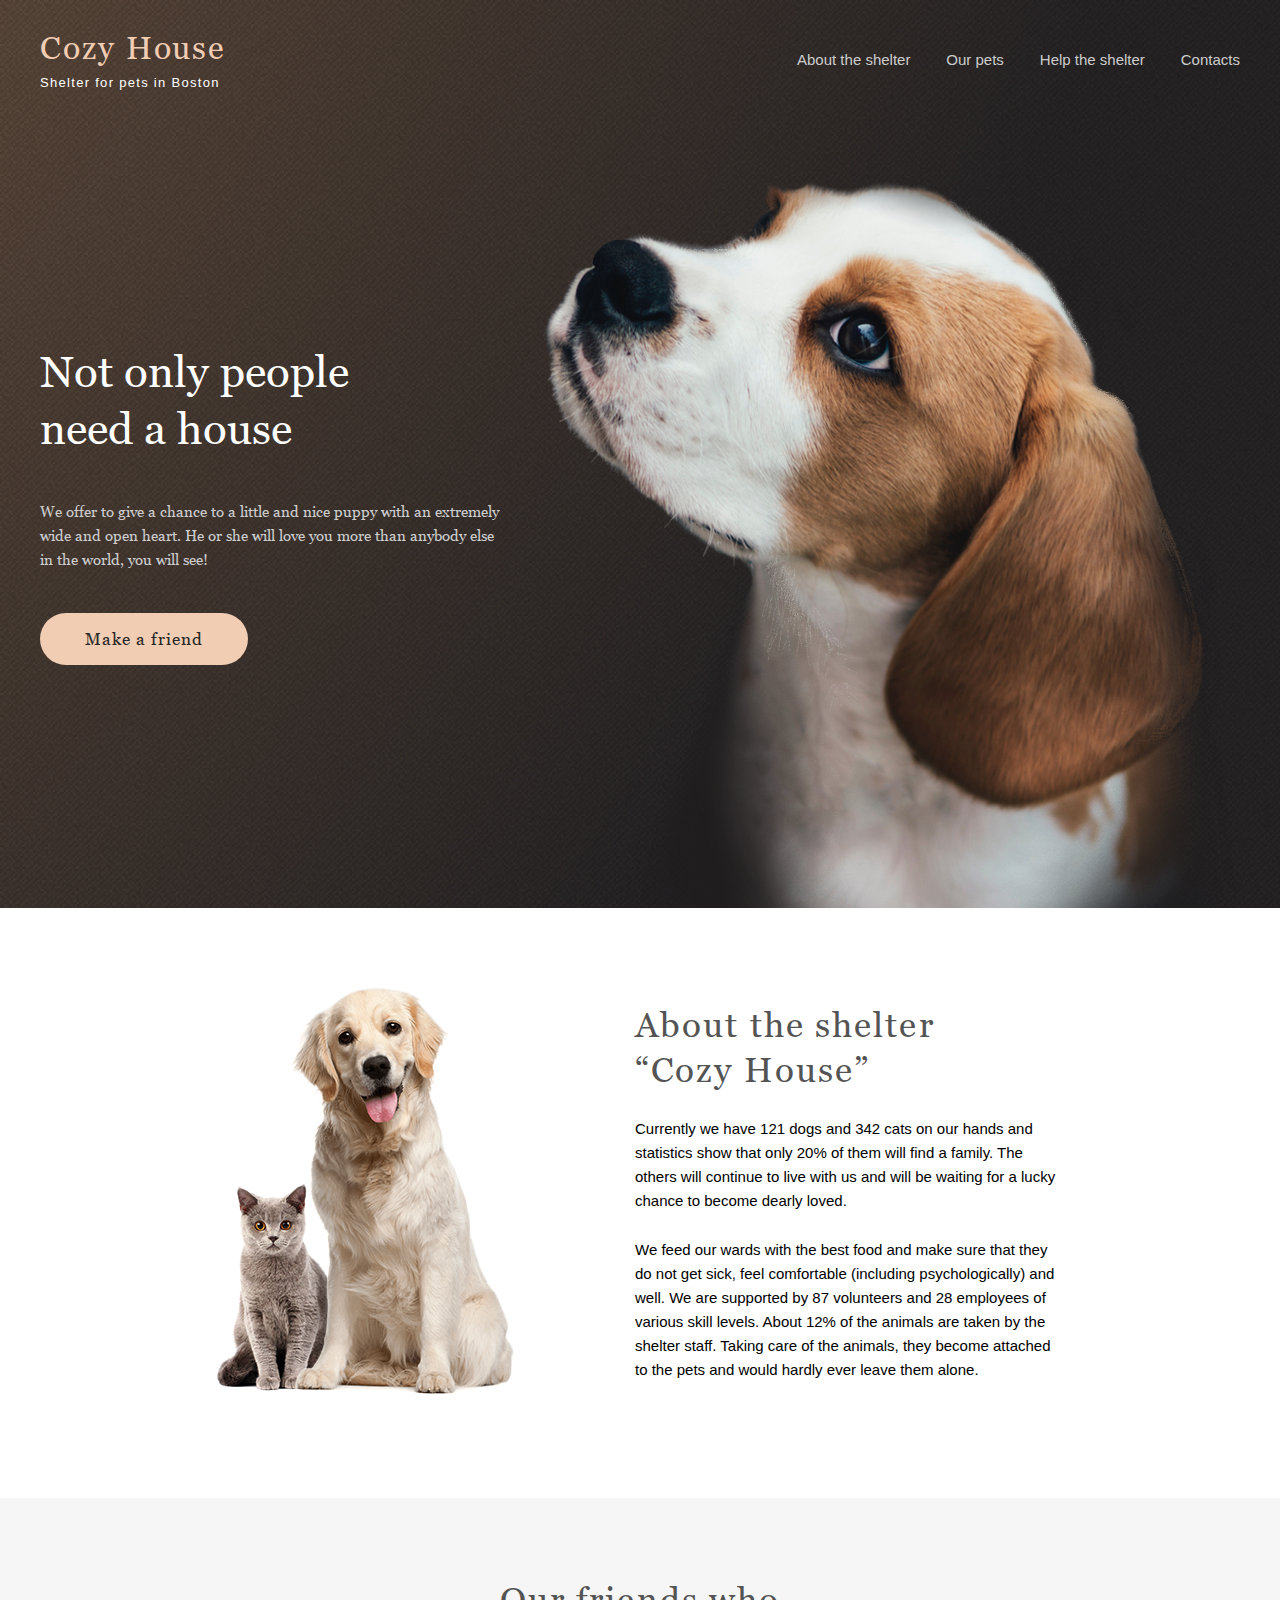
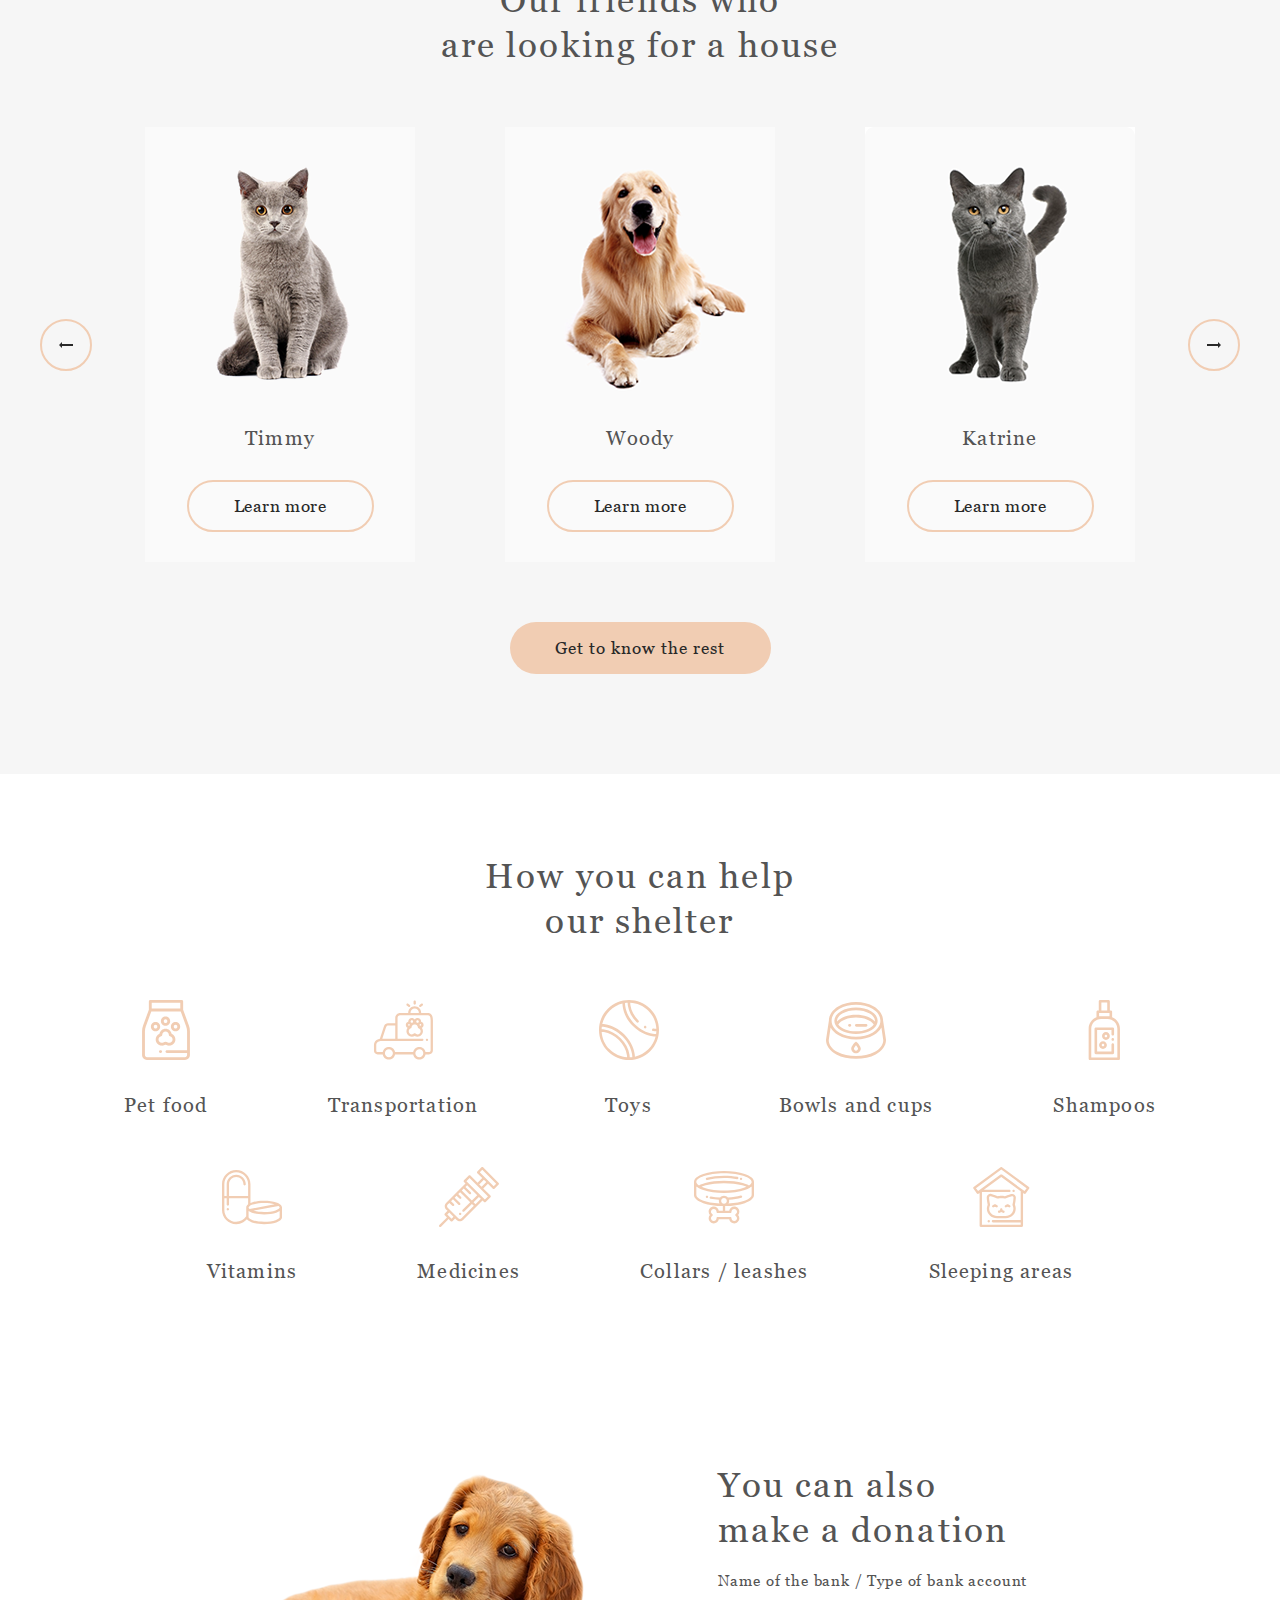
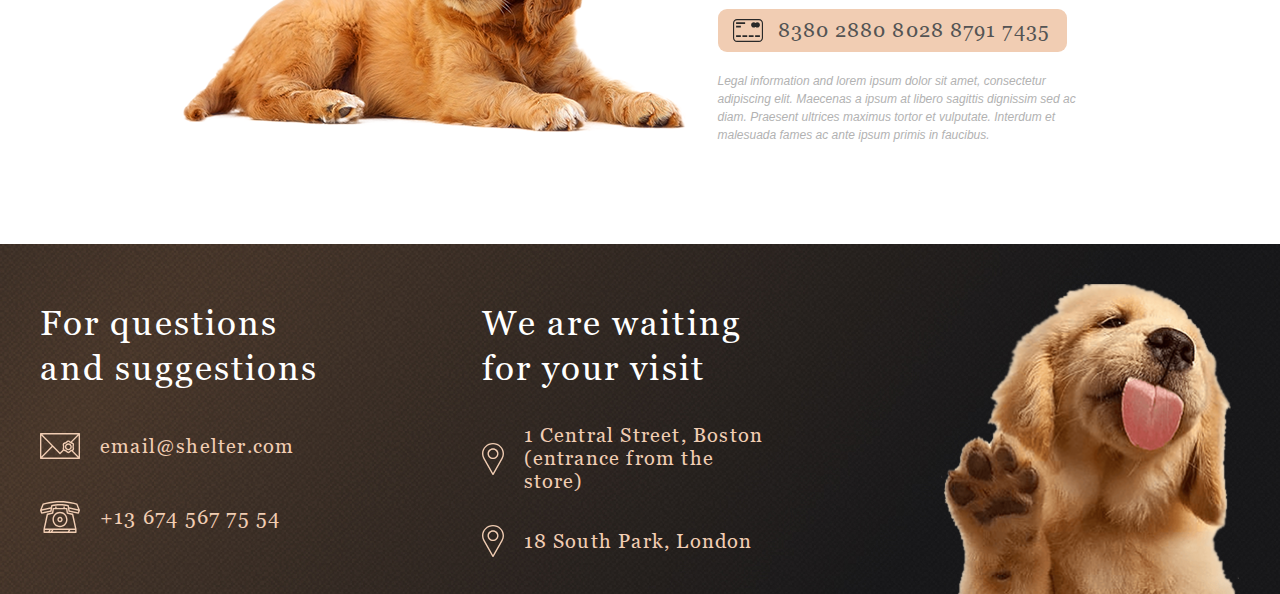
<file: pages/main/index.html>
<!DOCTYPE html>
<html lang="en">
  <head>
    <meta charset="UTF-8" />
    <meta http-equiv="X-UA-Compatible" content="IE=edge" />
    <meta name="viewport" content="width=device-width, initial-scale=1.0" />
    <title>Shelter</title>
    <link
      rel="shortcut icon"
      type="image/x-icon"
      href="../../assets/icons/favicon.ico"
    />
    <link rel="stylesheet" href="../../styles/fonts.css" />
    <link rel="stylesheet" href="../../styles/normalize.css" />
    <link rel="stylesheet" href="../../styles/common.css" />
    <link rel="stylesheet" href="./styles.css" />
  </head>

  <body>
    <header class="header">
      <div class="shadow"></div>
      <div class="container">
        <h1 class="logo">
          <a href="./index.html" class="logo__link">
            <span class="logo__text logo__title">Cozy House</span>
            <span class="logo__text logo__subtitle"
              >Shelter for pets in Boston</span
            >
          </a>
        </h1>
        <nav class="nav">
          <ul class="nav__list">
            <li class="nav__item">
              <a class="nav__link" href="">About the shelter</a>
            </li>
            <li class="nav__item">
              <a class="nav__link" href="../pets/index.html">Our pets</a>
            </li>
            <li class="nav__item">
              <a class="nav__link" href="#help">Help the shelter</a>
            </li>
            <li class="nav__item">
              <a class="nav__link" href="#contacts">Contacts</a>
            </li>
          </ul>
        </nav>
        <div class="burger">
          <div class="burger-line"></div>
          <div class="burger-line"></div>
          <div class="burger-line"></div>
        </div>
      </div>
    </header>
    <main class="main">
      <section class="make-friend">
        <div class="container">
          <div class="make-friend__left">
            <h2 class="make-friend__title">Not only people need a house</h2>
            <p class="make-friend__subtitle">
              We offer to give a chance to a little and nice puppy with an
              extremely wide and open heart. He or she will love you more than
              anybody else in the world, you will see!
            </p>
            <form action="#our-friends">
              <button class="make-friend__btn" type="submit">
                Make a friend
              </button>
            </form>
          </div>
          <img
            class="make-friend__img"
            src="../../assets/images/start-screen-puppy.png"
            alt="Puppy"
          />
        </div>
      </section>
      <section class="about section-container">
        <div class="container">
          <div class="about__img">
            <img src="../../assets/images/about-pets.png" alt="Pets" />
          </div>
          <div class="about__text-block">
            <h2 class="title">About the shelter “Cozy House”</h2>
            <p class="about__text">
              Currently we have 121 dogs and 342 cats on our hands and
              statistics show that only 20% of them will find a family. The
              others will continue to live with us and will be waiting for a
              lucky chance to become dearly loved.
            </p>
            <p class="about__text">
              We feed our wards with the best food and make sure that they do
              not get sick, feel comfortable (including psychologically) and
              well. We are supported by 87 volunteers and 28 employees of
              various skill levels. About 12% of the animals are taken by the
              shelter staff. Taking care of the animals, they become attached to
              the pets and would hardly ever leave them alone.
            </p>
          </div>
        </div>
      </section>
      <section class="our-friends section-container" id="our-friends">
        <div class="container">
          <h2 class="title">
            Our friends who
            <span class="our-friends__title-bottom"
              >are looking for a house</span
            >
          </h2>
          <div class="pets-cards">
            <button class="pets-cards__arrow cards-left-btn">
              <div class="pets-cards__left-arrow"></div>
            </button>
            <div class="carousel-wrapper">
              <div class="carousel">
                <div class="pets-cards__group left"></div>
                <div class="pets-cards__group active"></div>
                <div class="pets-cards__group right"></div>
              </div>
            </div>
            <button class="pets-cards__arrow cards-right-btn">
              <div class="pets-cards__right-arrow"></div>
            </button>
          </div>
          <form action="../pets/index.html">
            <button class="our-friends__button" type="submit">
              Get to know the rest
            </button>
          </form>
          <div class="modal-card">
            <div class="modal-card__container">
              <div class="modal-card__shadow"></div>
              <div class="modal-card__item">
                <button class="modal-card__close-btn"></button>
                <div class="modal-card__item-content"></div>
              </div>
            </div>
          </div>
        </div>
      </section>
      <section class="help-shelter section-container" id="help">
        <div class="container">
          <h2 class="title">How you can help our shelter</h2>
          <div class="help-shelter__items">
            <div class="help-shelter__item">
              <img
                src="../../assets/icons/help-icons/icon-pet-food.svg"
                alt="Pet food"
                class="help-shelter__img"
              />
              <p class="help-shelter__title">Pet food</p>
            </div>
            <div class="help-shelter__item">
              <img
                src="../../assets/icons/help-icons/icon-transportation.svg"
                alt="Transportatio"
                class="help-shelter__img"
              />
              <p class="help-shelter__title">Transportation</p>
            </div>
            <div class="help-shelter__item">
              <img
                src="../../assets/icons/help-icons/icon-toys.svg"
                alt="Toys"
                class="help-shelter__img"
              />
              <p class="help-shelter__title">Toys</p>
            </div>
            <div class="help-shelter__item">
              <img
                src="../../assets/icons/help-icons/icon-bowls-and-cups.svg"
                alt="Bowls and cup"
                class="help-shelter__img"
              />
              <p class="help-shelter__title">Bowls and cups</p>
            </div>
            <div class="help-shelter__item">
              <img
                src="../../assets/icons/help-icons/icon-shampoos.svg"
                alt="Shampoos"
                class="help-shelter__img"
              />
              <p class="help-shelter__title">Shampoos</p>
            </div>
            <div class="help-shelter__item">
              <img
                src="../../assets/icons/help-icons/icon-vitamins.svg"
                alt="Vitamins"
                class="help-shelter__img"
              />
              <p class="help-shelter__title">Vitamins</p>
            </div>
            <div class="help-shelter__item">
              <img
                src="../../assets/icons/help-icons/icon-medicines.svg"
                alt="Medicines"
                class="help-shelter__img"
              />
              <p class="help-shelter__title">Medicines</p>
            </div>
            <div class="help-shelter__item">
              <img
                src="../../assets/icons/help-icons/icon-collars-leashes.svg"
                alt="Collars / leashe"
                class="help-shelter__img"
              />
              <p class="help-shelter__title">Collars / leashes</p>
            </div>
            <div class="help-shelter__item">
              <img
                src="../../assets/icons/help-icons/icon-sleeping-area.svg"
                alt="Sleeping area"
                class="help-shelter__img"
              />
              <p class="help-shelter__title">Sleeping areas</p>
            </div>
          </div>
        </div>
      </section>
      <section class="donation section-container">
        <div class="container">
          <img
            src="../../assets/images/donation-dog.png"
            alt="Dog"
            class="donation__img"
          />
          <div class="donation__info">
            <h2 class="title">You can also make a donation</h2>
            <p class="donation__subtitle">
              Name of the bank / Type of bank account
            </p>
            <a class="donation__card" href="">
              <img src="../../assets/icons/credit-card.svg" alt="Card" />
              <span class="donation__number"> 8380 2880 8028 8791 7435 </span>
            </a>
            <p class="donation__text">
              Legal information and lorem ipsum dolor sit amet, consectetur
              adipiscing elit. Maecenas a ipsum at libero sagittis dignissim sed
              ac diam. Praesent ultrices maximus tortor et vulputate. Interdum
              et malesuada fames ac ante ipsum primis in faucibus.
            </p>
          </div>
        </div>
      </section>
    </main>
    <footer class="footer" id="contacts">
      <div class="container">
        <div class="footer__info">
          <p class="title footer__contacts-title">
            For questions and suggestions
          </p>
          <a class="footer__link email-link" href="mailto:email@shelter.com">
            <svg
              width="40"
              height="32"
              viewBox="0 0 40 32"
              fill="none"
              xmlns="http://www.w3.org/2000/svg"
            >
              <path
                class="footer__svg-path"
                d="M39.315 3H0.684964C0.5033 3 0.329077 3.07325 0.200621 3.20362C0.0721657 3.334 0 3.51084 0 3.69522V28.3048C0 28.4892 0.0721657 28.666 0.200621 28.7964C0.329077 28.9268 0.5033 29 0.684964 29H39.315C39.4967 29 39.6709 28.9268 39.7994 28.7964C39.9278 28.666 40 28.4892 40 28.3048V3.69522C40 3.51084 39.9278 3.334 39.7994 3.20362C39.6709 3.07325 39.4967 3 39.315 3ZM32.5774 18.0331C32.6846 18.5259 32.7954 19.0355 32.6513 19.2882C32.4966 19.5596 31.9966 19.7173 31.5131 19.8699C31.1316 19.9902 30.7373 20.1147 30.3857 20.3212C30.0461 20.5206 29.7523 20.8001 29.4683 21.0704C29.0772 21.4426 28.7079 21.794 28.374 21.794C28.04 21.794 27.6706 21.4425 27.2797 21.0704C26.9956 20.8001 26.7018 20.5205 26.3622 20.3212C26.0107 20.1147 25.6163 19.9903 25.2348 19.8699C24.7513 19.7173 24.2513 19.5596 24.0967 19.2882C23.9526 19.0355 24.0633 18.5259 24.1705 18.0331C24.2584 17.6285 24.3493 17.2103 24.3493 16.7821C24.3493 16.354 24.2584 15.9356 24.1705 15.5311C24.0633 15.0383 23.9526 14.5288 24.0967 14.2759C24.2513 14.0046 24.7513 13.8468 25.2348 13.6942C25.6163 13.5739 26.0107 13.4494 26.3622 13.243C26.7018 13.0435 26.9956 12.764 27.2797 12.4937C27.6706 12.1216 28.04 11.7701 28.374 11.7701C28.7079 11.7701 29.0773 12.1216 29.4683 12.4937C29.7523 12.764 30.0461 13.0435 30.3857 13.243C30.7373 13.4493 31.1316 13.5738 31.5131 13.6941C31.9966 13.8467 32.4966 14.0045 32.6512 14.2758C32.7954 14.5286 32.6846 15.0381 32.5774 15.5309C32.4895 15.9354 32.3986 16.3537 32.3986 16.7819C32.3986 17.2102 32.4895 17.6286 32.5774 18.0331ZM30.5975 11.6608C30.5345 11.6024 30.4705 11.5416 30.4053 11.4795C29.8904 10.9896 29.2497 10.3798 28.374 10.3798C27.4982 10.3798 26.8575 10.9896 26.3426 11.4795C26.1045 11.7061 25.8796 11.9201 25.6761 12.0396C25.4574 12.168 25.1518 12.2645 24.8281 12.3666C24.1276 12.5876 23.3336 12.8381 22.9109 13.5797C22.5001 14.3004 22.6768 15.1134 22.8328 15.8307C22.9081 16.1777 22.9794 16.5055 22.9794 16.7821C22.9794 17.0587 22.9081 17.3866 22.8328 17.7336C22.6975 18.3556 22.5473 19.0496 22.7775 19.693L19.9997 22.5464L2.32449 4.39044H37.6748L30.5975 11.6608ZM11.7007 16L1.36993 26.6116V5.38812L11.7007 16ZM12.6635 16.989L19.5124 24.0242C19.5761 24.0896 19.6519 24.1416 19.7356 24.177C19.8192 24.2125 19.9089 24.2308 19.9996 24.2308C20.0902 24.2308 20.18 24.2125 20.2636 24.177C20.3472 24.1416 20.4231 24.0896 20.4868 24.0242L23.6841 20.7398C24.044 20.9494 24.4495 21.0781 24.8281 21.1976C25.1518 21.2997 25.4575 21.3962 25.6761 21.5245C25.8796 21.644 26.1044 21.8581 26.3426 22.0846C26.8575 22.5746 27.4982 23.1844 28.374 23.1844C29.2496 23.1844 29.8904 22.5746 30.4053 22.0846C30.6434 21.858 30.8682 21.644 31.0718 21.5244C31.2043 21.4466 31.3691 21.3806 31.5502 21.3179L37.675 27.6094H2.32431L12.6635 16.989ZM32.9664 20.7946C33.3117 20.6108 33.6223 20.3612 33.8371 19.9846C34.2479 19.2639 34.0711 18.4508 33.9151 17.7336C33.8398 17.3866 33.7686 17.0587 33.7686 16.7821C33.7686 16.5055 33.8398 16.1777 33.9151 15.8307C34.0711 15.1134 34.2479 14.3005 33.837 13.5797C33.4142 12.8381 32.6203 12.5876 31.9197 12.3666L31.8559 12.3463L38.6301 5.38738V26.6122L32.9664 20.7946Z"
                fill="#F1CDB3"
              />
              <path
                class="footer__svg-path"
                d="M28.374 13.2424C26.451 13.2424 24.8865 14.8302 24.8865 16.782C24.8865 18.7337 26.451 20.3215 28.374 20.3215C30.297 20.3215 31.8614 18.7337 31.8614 16.782C31.8614 14.8302 30.2969 13.2424 28.374 13.2424ZM28.374 18.9311C27.2064 18.9311 26.2564 17.967 26.2564 16.782C26.2564 15.5969 27.2063 14.6328 28.374 14.6328C29.5416 14.6328 30.4915 15.5969 30.4915 16.782C30.4915 17.967 29.5415 18.9311 28.374 18.9311Z"
                fill="#F1CDB3"
              />
            </svg>
            <span class="footer__link-text"> email@shelter.com </span>
          </a>
          <a class="footer__link phone-link" href="tel:+136745677554">
            <svg
              width="40"
              height="32"
              viewBox="0 0 40 32"
              fill="none"
              xmlns="http://www.w3.org/2000/svg"
            >
              <path
                class="footer__svg-path"
                d="M39.9461 8.89543L37.5102 2.9049C37.4685 2.80251 37.4043 2.71139 37.3226 2.63868C37.2408 2.56598 37.1437 2.51367 37.0389 2.48585L34.111 1.70799C25.5388 -0.569376 14.4609 -0.569281 5.88906 1.70799L2.96105 2.48585C2.85626 2.51367 2.75918 2.56598 2.67743 2.63868C2.59568 2.71139 2.53147 2.80251 2.48984 2.9049L0.0539764 8.89543C-0.0131281 9.06038 -0.0178273 9.24503 0.0407965 9.41333L1.01509 12.2089C1.07166 12.3713 1.18339 12.5075 1.32986 12.5925C1.47633 12.6775 1.64776 12.7056 1.8128 12.6717L11.0692 10.7747C11.2084 10.7462 11.3359 10.675 11.4348 10.5706C11.5337 10.4661 11.5993 10.3334 11.623 10.19L12.4245 5.32594C16.8365 4.18994 23.1635 4.18994 27.5753 5.32594L28.3769 10.19C28.4006 10.3335 28.4662 10.4663 28.5651 10.5707C28.664 10.6751 28.7915 10.7463 28.9307 10.7748L38.187 12.6718C38.3521 12.7056 38.5234 12.6774 38.6699 12.5924C38.8164 12.5075 38.9281 12.3714 38.9848 12.209L39.9592 9.41343C40.0178 9.2451 40.0131 9.06043 39.9461 8.89543ZM2.13193 11.1412L1.63183 9.70624L10.5973 7.78606L10.321 9.46295L2.13193 11.1412ZM11.6222 4.0568C11.4935 4.09314 11.3777 4.16636 11.2883 4.26784C11.1989 4.36933 11.1396 4.49486 11.1174 4.62969L10.848 6.26453L1.85991 8.1896L3.65015 3.78707L6.2409 3.09877C14.5991 0.878304 25.4007 0.878208 33.7593 3.09877L36.35 3.78707L38.1403 8.1896L29.1522 6.26453L28.8828 4.62969C28.8606 4.49487 28.8013 4.36936 28.7119 4.26788C28.6224 4.1664 28.5066 4.09318 28.378 4.0568C23.6016 2.70615 16.3984 2.70615 11.6222 4.0568ZM37.8681 11.1412L29.6792 9.46295L29.4028 7.78606L38.3682 9.70624L37.8681 11.1412Z"
                fill="#F1CDB3"
              />
              <path
                class="footer__svg-path"
                d="M33.2901 13.1186C33.261 12.9842 33.1948 12.8612 33.0995 12.7643C33.0041 12.6673 32.8836 12.6005 32.7522 12.5717L27.9776 11.526L27.3764 7.51395C27.351 7.34431 27.2672 7.18959 27.1401 7.07781C27.013 6.96603 26.851 6.90458 26.6835 6.90458H24.814V5.96398C24.814 5.56724 24.5002 5.2456 24.1129 5.2456C23.7257 5.2456 23.4119 5.56724 23.4119 5.96398V6.90458H16.5882V5.96398C16.5882 5.56724 16.2744 5.2456 15.8871 5.2456C15.4999 5.2456 15.1861 5.56724 15.1861 5.96398V6.90458H13.3166C13.1491 6.90458 12.9871 6.96603 12.86 7.07781C12.7329 7.18959 12.6491 7.34431 12.6237 7.51395L12.0224 11.526L7.24791 12.5717C7.11654 12.6005 6.996 12.6673 6.90063 12.7643C6.80527 12.8612 6.73908 12.9842 6.70996 13.1186L3.46796 28.0878C3.45692 28.1389 3.45134 28.1911 3.45132 28.2434V31.2816C3.45132 31.4721 3.52519 31.6549 3.65666 31.7896C3.78814 31.9243 3.96645 32 4.15239 32H35.8477C36.0336 32 36.212 31.9243 36.3434 31.7896C36.4749 31.6549 36.5488 31.4721 36.5488 31.2816V28.2434C36.5488 28.1911 36.5432 28.1389 36.5321 28.0878L33.2901 13.1186ZM7.98131 13.8802L12.7885 12.8273C12.9276 12.7968 13.0544 12.7238 13.152 12.6178C13.2496 12.5118 13.3134 12.3779 13.335 12.2338L13.9183 8.34134H26.0819L26.6651 12.2338C26.6867 12.3779 26.7505 12.5118 26.8481 12.6178C26.9457 12.7238 27.0725 12.7968 27.2115 12.8273L32.0189 13.8802L34.9741 27.5251H5.0261L7.98131 13.8802ZM11.7966 28.9618L10.8935 30.5632H9.82782L10.7309 28.9618H11.7966ZM13.416 28.9618H28.6721L27.769 30.5632H12.513L13.416 28.9618ZM4.85345 28.9618H9.11142L8.20836 30.5632H4.85345V28.9618ZM29.3885 30.5632L30.2916 28.9618H35.1466V30.5632H29.3885Z"
                fill="#F1CDB3"
              />
              <path
                class="footer__svg-path"
                d="M20 26.1606C24.1492 26.1606 27.5248 22.7016 27.5248 18.45C27.5248 14.1983 24.1492 10.7393 20 10.7393C15.8509 10.7393 12.4753 14.1983 12.4753 18.45C12.4753 22.7016 15.8509 26.1606 20 26.1606ZM20 12.1761C23.3761 12.1761 26.1227 14.9905 26.1227 18.45C26.1227 21.9094 23.3761 24.7238 20 24.7238C16.624 24.7238 13.8774 21.9094 13.8774 18.45C13.8774 14.9905 16.624 12.1761 20 12.1761Z"
                fill="#F1CDB3"
              />
              <path
                class="footer__svg-path"
                d="M20 21.1847C21.4717 21.1847 22.6691 19.9578 22.6691 18.4497C22.6691 16.9416 21.4717 15.7147 20 15.7147C18.5283 15.7147 17.3309 16.9416 17.3309 18.4497C17.3309 19.9578 18.5283 21.1847 20 21.1847ZM20 17.1514C20.6987 17.1514 21.267 17.7338 21.267 18.4497C21.267 19.1656 20.6987 19.7479 20 19.7479C19.3014 19.7479 18.733 19.1656 18.733 18.4497C18.733 17.7339 19.3014 17.1514 20 17.1514Z"
                fill="#F1CDB3"
              />
            </svg>
            <span class="footer__link-text"> +13 674 567 75 54 </span>
          </a>
        </div>
        <div class="footer__info">
          <p class="title footer__location-title">
            We are waiting for your visit
          </p>
          <a
            class="footer__link location-link"
            href="https://goo.gl/maps/VPCvhgi64UDP3f4f7"
            target="_blank"
          >
            <svg
              width="22"
              height="32"
              viewBox="0 0 22 32"
              fill="none"
              xmlns="http://www.w3.org/2000/svg"
            >
              <path
                class="footer__svg-path"
                d="M11 0C4.93475 0 3.05176e-05 4.78519 3.05176e-05 10.6667C3.05176e-05 12.4323 0.455262 14.1829 1.32067 15.7357L10.3985 31.6562C10.5193 31.8685 10.7496 32 11 32C11.2504 32 11.4807 31.8685 11.6016 31.6562L20.6827 15.7304C21.5448 14.1829 22 12.4323 22 10.6666C22 4.78519 17.0653 0 11 0ZM19.4762 15.0905L11 29.9557L2.52717 15.0964C1.7732 13.7435 1.37507 12.2116 1.37507 10.6667C1.37507 5.52019 5.69278 1.33337 11 1.33337C16.3073 1.33337 20.625 5.52025 20.625 10.6667C20.625 12.2116 20.2269 13.7435 19.4762 15.0905Z"
                fill="#F1CDB3"
              />
              <path
                class="footer__svg-path"
                d="M11 5.33329C7.9674 5.33329 5.50008 7.72585 5.50008 10.6666C5.50008 13.6074 7.9674 16 11 16C14.0327 16 16.5 13.6074 16.5 10.6667C16.5 7.72592 14.0327 5.33329 11 5.33329ZM11 14.6667C8.72537 14.6667 6.87505 12.8724 6.87505 10.6667C6.87505 8.46092 8.72537 6.66667 11 6.66667C13.2747 6.66667 15.125 8.46092 15.125 10.6667C15.125 12.8724 13.2747 14.6667 11 14.6667Z"
                fill="#F1CDB3"
              />
            </svg>
            <span class="footer__link-text"
              >1 Central Street, Boston (entrance from the store)</span
            >
          </a>
          <a
            class="footer__link location-link"
            href="https://goo.gl/maps/VM7HhPLgzA1i1sKX6"
            target="_blank"
          >
            <svg
              width="22"
              height="32"
              viewBox="0 0 22 32"
              fill="none"
              xmlns="http://www.w3.org/2000/svg"
            >
              <path
                class="footer__svg-path"
                d="M11 0C4.93475 0 3.05176e-05 4.78519 3.05176e-05 10.6667C3.05176e-05 12.4323 0.455262 14.1829 1.32067 15.7357L10.3985 31.6562C10.5193 31.8685 10.7496 32 11 32C11.2504 32 11.4807 31.8685 11.6016 31.6562L20.6827 15.7304C21.5448 14.1829 22 12.4323 22 10.6666C22 4.78519 17.0653 0 11 0ZM19.4762 15.0905L11 29.9557L2.52717 15.0964C1.7732 13.7435 1.37507 12.2116 1.37507 10.6667C1.37507 5.52019 5.69278 1.33337 11 1.33337C16.3073 1.33337 20.625 5.52025 20.625 10.6667C20.625 12.2116 20.2269 13.7435 19.4762 15.0905Z"
                fill="#F1CDB3"
              />
              <path
                class="footer__svg-path"
                d="M11 5.33329C7.9674 5.33329 5.50008 7.72585 5.50008 10.6666C5.50008 13.6074 7.9674 16 11 16C14.0327 16 16.5 13.6074 16.5 10.6667C16.5 7.72592 14.0327 5.33329 11 5.33329ZM11 14.6667C8.72537 14.6667 6.87505 12.8724 6.87505 10.6667C6.87505 8.46092 8.72537 6.66667 11 6.66667C13.2747 6.66667 15.125 8.46092 15.125 10.6667C15.125 12.8724 13.2747 14.6667 11 14.6667Z"
                fill="#F1CDB3"
              />
            </svg>
            <span class="footer__link-text"> 18 South Park, London </span>
          </a>
        </div>
        <img src="../../assets/images/footer-puppy.png" alt="Puppy" />
      </div>
    </footer>
    <script type="module" src="./js/index.js"></script>
  </body>
</html>
</file>
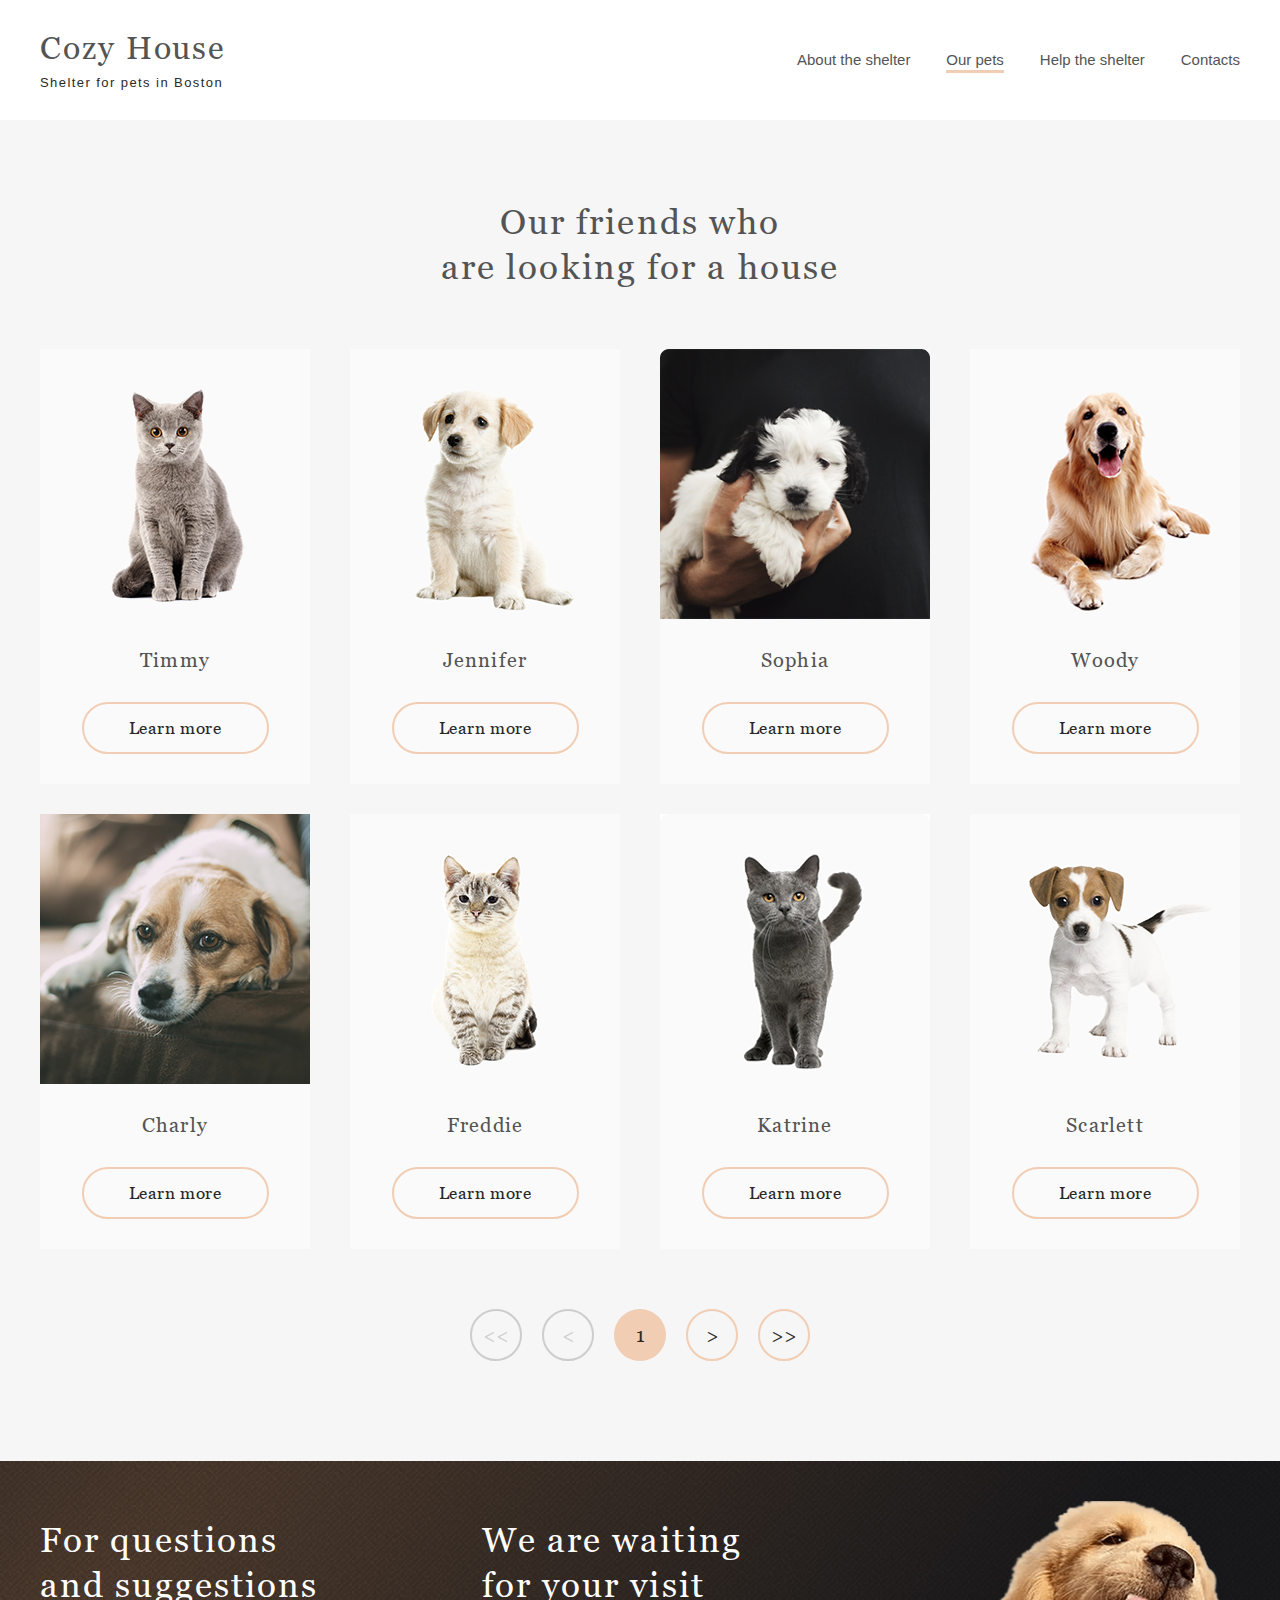
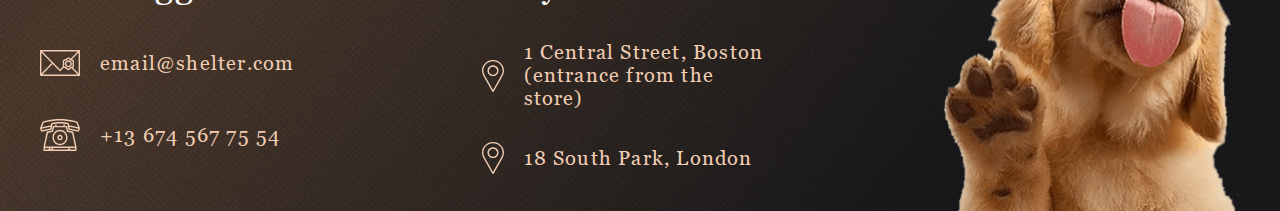
<file: pages/pets/index.html>
<!DOCTYPE html>
<html lang="en">
  <head>
    <meta charset="UTF-8" />
    <meta http-equiv="X-UA-Compatible" content="IE=edge" />
    <meta name="viewport" content="width=device-width, initial-scale=1.0" />
    <title>Pets</title>
    <link
      rel="shortcut icon"
      type="image/x-icon"
      href="../../assets/icons/favicon-pets.ico"
    />
    <link rel="stylesheet" href="../../styles/fonts.css" />
    <link rel="stylesheet" href="../../styles/normalize.css" />
    <link rel="stylesheet" href="../../styles/common.css" />
    <link rel="stylesheet" href="./styles.css" />
  </head>

  <body>
    <header class="header">
      <div class="shadow"></div>
      <div class="container">
        <h1 class="logo">
          <a href="../main/index.html" class="logo__link">
            <span class="logo__text logo__title">Cozy House</span>
            <span class="logo__text logo__subtitle"
              >Shelter for pets in Boston</span
            >
          </a>
        </h1>
        <nav class="nav">
          <ul class="nav__list">
            <li class="nav__item">
              <a class="nav__link" href="../main/index.html"
                >About the shelter</a
              >
            </li>
            <li class="nav__item">
              <a class="nav__link active" href="">Our pets</a>
            </li>
            <li class="nav__item">
              <a class="nav__link" href="../main/index.html#help"
                >Help the shelter</a
              >
            </li>
            <li class="nav__item">
              <a class="nav__link" href="#contacts">Contacts</a>
            </li>
          </ul>
        </nav>
        <div class="burger black-burger">
          <div class="burger-line"></div>
          <div class="burger-line"></div>
          <div class="burger-line"></div>
        </div>
      </div>
    </header>

    <main class="main">
      <section class="our-pets section-container" id="our-pets">
        <div class="container">
          <h2 class="title">
            Our friends who
            <span class="our-pets__title-bottom">are looking for a house</span>
          </h2>
          <div class="pagination">
            <div class="pagination__cards"></div>
            <div class="pagination__btns-wrapper">
              <button
                class="btn-first pagination__btns-circle pagination__btns"
              >
                &lt;&lt;
              </button>
              <button class="btn-prev pagination__btns-circle pagination__btns">
                &lt;
              </button>
              <button class="pagination__btns-circle pagination__btns-number">
                1
              </button>
              <button class="btn-next pagination__btns-circle pagination__btns">
                &gt;
              </button>
              <button class="btn-last pagination__btns-circle pagination__btns">
                &gt;&gt;
              </button>
            </div>
          </div>
          <div class="modal-card">
            <div class="modal-card__container">
              <div class="modal-card__shadow"></div>
              <div class="modal-card__item">
                <button class="modal-card__close-btn"></button>
                <div class="modal-card__item-content"></div>
              </div>
            </div>
          </div>
        </div>
      </section>
    </main>

    <footer class="footer" id="contacts">
      <div class="container">
        <div class="footer__info">
          <p class="title footer__contacts-title">
            For questions and suggestions
          </p>
          <a class="footer__link email-link" href="mailto:email@shelter.com">
            <svg
              width="40"
              height="32"
              viewBox="0 0 40 32"
              fill="none"
              xmlns="http://www.w3.org/2000/svg"
            >
              <path
                class="footer__svg-path"
                d="M39.315 3H0.684964C0.5033 3 0.329077 3.07325 0.200621 3.20362C0.0721657 3.334 0 3.51084 0 3.69522V28.3048C0 28.4892 0.0721657 28.666 0.200621 28.7964C0.329077 28.9268 0.5033 29 0.684964 29H39.315C39.4967 29 39.6709 28.9268 39.7994 28.7964C39.9278 28.666 40 28.4892 40 28.3048V3.69522C40 3.51084 39.9278 3.334 39.7994 3.20362C39.6709 3.07325 39.4967 3 39.315 3ZM32.5774 18.0331C32.6846 18.5259 32.7954 19.0355 32.6513 19.2882C32.4966 19.5596 31.9966 19.7173 31.5131 19.8699C31.1316 19.9902 30.7373 20.1147 30.3857 20.3212C30.0461 20.5206 29.7523 20.8001 29.4683 21.0704C29.0772 21.4426 28.7079 21.794 28.374 21.794C28.04 21.794 27.6706 21.4425 27.2797 21.0704C26.9956 20.8001 26.7018 20.5205 26.3622 20.3212C26.0107 20.1147 25.6163 19.9903 25.2348 19.8699C24.7513 19.7173 24.2513 19.5596 24.0967 19.2882C23.9526 19.0355 24.0633 18.5259 24.1705 18.0331C24.2584 17.6285 24.3493 17.2103 24.3493 16.7821C24.3493 16.354 24.2584 15.9356 24.1705 15.5311C24.0633 15.0383 23.9526 14.5288 24.0967 14.2759C24.2513 14.0046 24.7513 13.8468 25.2348 13.6942C25.6163 13.5739 26.0107 13.4494 26.3622 13.243C26.7018 13.0435 26.9956 12.764 27.2797 12.4937C27.6706 12.1216 28.04 11.7701 28.374 11.7701C28.7079 11.7701 29.0773 12.1216 29.4683 12.4937C29.7523 12.764 30.0461 13.0435 30.3857 13.243C30.7373 13.4493 31.1316 13.5738 31.5131 13.6941C31.9966 13.8467 32.4966 14.0045 32.6512 14.2758C32.7954 14.5286 32.6846 15.0381 32.5774 15.5309C32.4895 15.9354 32.3986 16.3537 32.3986 16.7819C32.3986 17.2102 32.4895 17.6286 32.5774 18.0331ZM30.5975 11.6608C30.5345 11.6024 30.4705 11.5416 30.4053 11.4795C29.8904 10.9896 29.2497 10.3798 28.374 10.3798C27.4982 10.3798 26.8575 10.9896 26.3426 11.4795C26.1045 11.7061 25.8796 11.9201 25.6761 12.0396C25.4574 12.168 25.1518 12.2645 24.8281 12.3666C24.1276 12.5876 23.3336 12.8381 22.9109 13.5797C22.5001 14.3004 22.6768 15.1134 22.8328 15.8307C22.9081 16.1777 22.9794 16.5055 22.9794 16.7821C22.9794 17.0587 22.9081 17.3866 22.8328 17.7336C22.6975 18.3556 22.5473 19.0496 22.7775 19.693L19.9997 22.5464L2.32449 4.39044H37.6748L30.5975 11.6608ZM11.7007 16L1.36993 26.6116V5.38812L11.7007 16ZM12.6635 16.989L19.5124 24.0242C19.5761 24.0896 19.6519 24.1416 19.7356 24.177C19.8192 24.2125 19.9089 24.2308 19.9996 24.2308C20.0902 24.2308 20.18 24.2125 20.2636 24.177C20.3472 24.1416 20.4231 24.0896 20.4868 24.0242L23.6841 20.7398C24.044 20.9494 24.4495 21.0781 24.8281 21.1976C25.1518 21.2997 25.4575 21.3962 25.6761 21.5245C25.8796 21.644 26.1044 21.8581 26.3426 22.0846C26.8575 22.5746 27.4982 23.1844 28.374 23.1844C29.2496 23.1844 29.8904 22.5746 30.4053 22.0846C30.6434 21.858 30.8682 21.644 31.0718 21.5244C31.2043 21.4466 31.3691 21.3806 31.5502 21.3179L37.675 27.6094H2.32431L12.6635 16.989ZM32.9664 20.7946C33.3117 20.6108 33.6223 20.3612 33.8371 19.9846C34.2479 19.2639 34.0711 18.4508 33.9151 17.7336C33.8398 17.3866 33.7686 17.0587 33.7686 16.7821C33.7686 16.5055 33.8398 16.1777 33.9151 15.8307C34.0711 15.1134 34.2479 14.3005 33.837 13.5797C33.4142 12.8381 32.6203 12.5876 31.9197 12.3666L31.8559 12.3463L38.6301 5.38738V26.6122L32.9664 20.7946Z"
                fill="#F1CDB3"
              />
              <path
                class="footer__svg-path"
                d="M28.374 13.2424C26.451 13.2424 24.8865 14.8302 24.8865 16.782C24.8865 18.7337 26.451 20.3215 28.374 20.3215C30.297 20.3215 31.8614 18.7337 31.8614 16.782C31.8614 14.8302 30.2969 13.2424 28.374 13.2424ZM28.374 18.9311C27.2064 18.9311 26.2564 17.967 26.2564 16.782C26.2564 15.5969 27.2063 14.6328 28.374 14.6328C29.5416 14.6328 30.4915 15.5969 30.4915 16.782C30.4915 17.967 29.5415 18.9311 28.374 18.9311Z"
                fill="#F1CDB3"
              />
            </svg>
            <span class="footer__link-text"> email@shelter.com </span>
          </a>
          <a class="footer__link phone-link" href="tel:+136745677554">
            <svg
              width="40"
              height="32"
              viewBox="0 0 40 32"
              fill="none"
              xmlns="http://www.w3.org/2000/svg"
            >
              <path
                class="footer__svg-path"
                d="M39.9461 8.89543L37.5102 2.9049C37.4685 2.80251 37.4043 2.71139 37.3226 2.63868C37.2408 2.56598 37.1437 2.51367 37.0389 2.48585L34.111 1.70799C25.5388 -0.569376 14.4609 -0.569281 5.88906 1.70799L2.96105 2.48585C2.85626 2.51367 2.75918 2.56598 2.67743 2.63868C2.59568 2.71139 2.53147 2.80251 2.48984 2.9049L0.0539764 8.89543C-0.0131281 9.06038 -0.0178273 9.24503 0.0407965 9.41333L1.01509 12.2089C1.07166 12.3713 1.18339 12.5075 1.32986 12.5925C1.47633 12.6775 1.64776 12.7056 1.8128 12.6717L11.0692 10.7747C11.2084 10.7462 11.3359 10.675 11.4348 10.5706C11.5337 10.4661 11.5993 10.3334 11.623 10.19L12.4245 5.32594C16.8365 4.18994 23.1635 4.18994 27.5753 5.32594L28.3769 10.19C28.4006 10.3335 28.4662 10.4663 28.5651 10.5707C28.664 10.6751 28.7915 10.7463 28.9307 10.7748L38.187 12.6718C38.3521 12.7056 38.5234 12.6774 38.6699 12.5924C38.8164 12.5075 38.9281 12.3714 38.9848 12.209L39.9592 9.41343C40.0178 9.2451 40.0131 9.06043 39.9461 8.89543ZM2.13193 11.1412L1.63183 9.70624L10.5973 7.78606L10.321 9.46295L2.13193 11.1412ZM11.6222 4.0568C11.4935 4.09314 11.3777 4.16636 11.2883 4.26784C11.1989 4.36933 11.1396 4.49486 11.1174 4.62969L10.848 6.26453L1.85991 8.1896L3.65015 3.78707L6.2409 3.09877C14.5991 0.878304 25.4007 0.878208 33.7593 3.09877L36.35 3.78707L38.1403 8.1896L29.1522 6.26453L28.8828 4.62969C28.8606 4.49487 28.8013 4.36936 28.7119 4.26788C28.6224 4.1664 28.5066 4.09318 28.378 4.0568C23.6016 2.70615 16.3984 2.70615 11.6222 4.0568ZM37.8681 11.1412L29.6792 9.46295L29.4028 7.78606L38.3682 9.70624L37.8681 11.1412Z"
                fill="#F1CDB3"
              />
              <path
                class="footer__svg-path"
                d="M33.2901 13.1186C33.261 12.9842 33.1948 12.8612 33.0995 12.7643C33.0041 12.6673 32.8836 12.6005 32.7522 12.5717L27.9776 11.526L27.3764 7.51395C27.351 7.34431 27.2672 7.18959 27.1401 7.07781C27.013 6.96603 26.851 6.90458 26.6835 6.90458H24.814V5.96398C24.814 5.56724 24.5002 5.2456 24.1129 5.2456C23.7257 5.2456 23.4119 5.56724 23.4119 5.96398V6.90458H16.5882V5.96398C16.5882 5.56724 16.2744 5.2456 15.8871 5.2456C15.4999 5.2456 15.1861 5.56724 15.1861 5.96398V6.90458H13.3166C13.1491 6.90458 12.9871 6.96603 12.86 7.07781C12.7329 7.18959 12.6491 7.34431 12.6237 7.51395L12.0224 11.526L7.24791 12.5717C7.11654 12.6005 6.996 12.6673 6.90063 12.7643C6.80527 12.8612 6.73908 12.9842 6.70996 13.1186L3.46796 28.0878C3.45692 28.1389 3.45134 28.1911 3.45132 28.2434V31.2816C3.45132 31.4721 3.52519 31.6549 3.65666 31.7896C3.78814 31.9243 3.96645 32 4.15239 32H35.8477C36.0336 32 36.212 31.9243 36.3434 31.7896C36.4749 31.6549 36.5488 31.4721 36.5488 31.2816V28.2434C36.5488 28.1911 36.5432 28.1389 36.5321 28.0878L33.2901 13.1186ZM7.98131 13.8802L12.7885 12.8273C12.9276 12.7968 13.0544 12.7238 13.152 12.6178C13.2496 12.5118 13.3134 12.3779 13.335 12.2338L13.9183 8.34134H26.0819L26.6651 12.2338C26.6867 12.3779 26.7505 12.5118 26.8481 12.6178C26.9457 12.7238 27.0725 12.7968 27.2115 12.8273L32.0189 13.8802L34.9741 27.5251H5.0261L7.98131 13.8802ZM11.7966 28.9618L10.8935 30.5632H9.82782L10.7309 28.9618H11.7966ZM13.416 28.9618H28.6721L27.769 30.5632H12.513L13.416 28.9618ZM4.85345 28.9618H9.11142L8.20836 30.5632H4.85345V28.9618ZM29.3885 30.5632L30.2916 28.9618H35.1466V30.5632H29.3885Z"
                fill="#F1CDB3"
              />
              <path
                class="footer__svg-path"
                d="M20 26.1606C24.1492 26.1606 27.5248 22.7016 27.5248 18.45C27.5248 14.1983 24.1492 10.7393 20 10.7393C15.8509 10.7393 12.4753 14.1983 12.4753 18.45C12.4753 22.7016 15.8509 26.1606 20 26.1606ZM20 12.1761C23.3761 12.1761 26.1227 14.9905 26.1227 18.45C26.1227 21.9094 23.3761 24.7238 20 24.7238C16.624 24.7238 13.8774 21.9094 13.8774 18.45C13.8774 14.9905 16.624 12.1761 20 12.1761Z"
                fill="#F1CDB3"
              />
              <path
                class="footer__svg-path"
                d="M20 21.1847C21.4717 21.1847 22.6691 19.9578 22.6691 18.4497C22.6691 16.9416 21.4717 15.7147 20 15.7147C18.5283 15.7147 17.3309 16.9416 17.3309 18.4497C17.3309 19.9578 18.5283 21.1847 20 21.1847ZM20 17.1514C20.6987 17.1514 21.267 17.7338 21.267 18.4497C21.267 19.1656 20.6987 19.7479 20 19.7479C19.3014 19.7479 18.733 19.1656 18.733 18.4497C18.733 17.7339 19.3014 17.1514 20 17.1514Z"
                fill="#F1CDB3"
              />
            </svg>
            <span class="footer__link-text"> +13 674 567 75 54 </span>
          </a>
        </div>
        <div class="footer__info">
          <p class="title footer__location-title">
            We are waiting for your visit
          </p>
          <a
            class="footer__link location-link"
            href="https://goo.gl/maps/VPCvhgi64UDP3f4f7"
            target="_blank"
          >
            <svg
              width="22"
              height="32"
              viewBox="0 0 22 32"
              fill="none"
              xmlns="http://www.w3.org/2000/svg"
            >
              <path
                class="footer__svg-path"
                d="M11 0C4.93475 0 3.05176e-05 4.78519 3.05176e-05 10.6667C3.05176e-05 12.4323 0.455262 14.1829 1.32067 15.7357L10.3985 31.6562C10.5193 31.8685 10.7496 32 11 32C11.2504 32 11.4807 31.8685 11.6016 31.6562L20.6827 15.7304C21.5448 14.1829 22 12.4323 22 10.6666C22 4.78519 17.0653 0 11 0ZM19.4762 15.0905L11 29.9557L2.52717 15.0964C1.7732 13.7435 1.37507 12.2116 1.37507 10.6667C1.37507 5.52019 5.69278 1.33337 11 1.33337C16.3073 1.33337 20.625 5.52025 20.625 10.6667C20.625 12.2116 20.2269 13.7435 19.4762 15.0905Z"
                fill="#F1CDB3"
              />
              <path
                class="footer__svg-path"
                d="M11 5.33329C7.9674 5.33329 5.50008 7.72585 5.50008 10.6666C5.50008 13.6074 7.9674 16 11 16C14.0327 16 16.5 13.6074 16.5 10.6667C16.5 7.72592 14.0327 5.33329 11 5.33329ZM11 14.6667C8.72537 14.6667 6.87505 12.8724 6.87505 10.6667C6.87505 8.46092 8.72537 6.66667 11 6.66667C13.2747 6.66667 15.125 8.46092 15.125 10.6667C15.125 12.8724 13.2747 14.6667 11 14.6667Z"
                fill="#F1CDB3"
              />
            </svg>
            <span class="footer__link-text"
              >1 Central Street, Boston (entrance from the store)</span
            >
          </a>
          <a
            class="footer__link location-link"
            href="https://goo.gl/maps/VM7HhPLgzA1i1sKX6"
            target="_blank"
          >
            <svg
              width="22"
              height="32"
              viewBox="0 0 22 32"
              fill="none"
              xmlns="http://www.w3.org/2000/svg"
            >
              <path
                class="footer__svg-path"
                d="M11 0C4.93475 0 3.05176e-05 4.78519 3.05176e-05 10.6667C3.05176e-05 12.4323 0.455262 14.1829 1.32067 15.7357L10.3985 31.6562C10.5193 31.8685 10.7496 32 11 32C11.2504 32 11.4807 31.8685 11.6016 31.6562L20.6827 15.7304C21.5448 14.1829 22 12.4323 22 10.6666C22 4.78519 17.0653 0 11 0ZM19.4762 15.0905L11 29.9557L2.52717 15.0964C1.7732 13.7435 1.37507 12.2116 1.37507 10.6667C1.37507 5.52019 5.69278 1.33337 11 1.33337C16.3073 1.33337 20.625 5.52025 20.625 10.6667C20.625 12.2116 20.2269 13.7435 19.4762 15.0905Z"
                fill="#F1CDB3"
              />
              <path
                class="footer__svg-path"
                d="M11 5.33329C7.9674 5.33329 5.50008 7.72585 5.50008 10.6666C5.50008 13.6074 7.9674 16 11 16C14.0327 16 16.5 13.6074 16.5 10.6667C16.5 7.72592 14.0327 5.33329 11 5.33329ZM11 14.6667C8.72537 14.6667 6.87505 12.8724 6.87505 10.6667C6.87505 8.46092 8.72537 6.66667 11 6.66667C13.2747 6.66667 15.125 8.46092 15.125 10.6667C15.125 12.8724 13.2747 14.6667 11 14.6667Z"
                fill="#F1CDB3"
              />
            </svg>
            <span class="footer__link-text"> 18 South Park, London </span>
          </a>
        </div>
        <img src="../../assets/images/footer-puppy.png" alt="Puppy" />
      </div>
    </footer>
    <script src="./js/index.js" type="module"></script>
  </body>
</html>
</file>
<file: styles/fonts.css>
@font-face {
  font-family: 'arial-black';
  src: url('../assets/fonts/arial/arial-black.ttf') format('truetype');
  font-weight: 500;
  font-style: normal;
}

@font-face {
  font-family: 'arial-bold-italic';
  src: url('../assets/fonts/arial/arial-bold-italic.ttf') format('truetype');
  font-weight: 700;
  font-style: italic;
}

@font-face {
  font-family: 'arial-bold';
  src: url('../assets/fonts/arial/arial-bold.ttf') format('truetype');
}

@font-face {
  font-family: 'arial-italic';
  src: url('../assets/fonts/arial/arial-italic.ttf') format('truetype');
  font-weight: 400;
  font-style: italic;
}

@font-face {
  font-family: 'arial-narrow-bold-italic';
  src: url('../assets/fonts/arial/arial-narrow-bold-italic.ttf')
    format('truetype');
  font-weight: 700;
  font-style: italic;
}

@font-face {
  font-family: 'arial-narrow-bold';
  src: url('../assets/fonts/arial/arial-narrow-bold.ttf') format('truetype');
  font-weight: 700;
  font-style: normal;
}

@font-face {
  font-family: 'arial-narrow-italic';
  src: url('../assets/fonts/arial/arial-narrow-italic.ttf') format('truetype');
  font-weight: 400;
  font-style: italic;
}

@font-face {
  font-family: 'arial-narrow';
  src: url('../assets/fonts/arial/arial-narrow.ttf') format('truetype');
  font-weight: 400;
  font-style: normal;
}

@font-face {
  font-family: 'arial-regular';
  src: url('../assets/fonts/arial/arial-regular.ttf') format('truetype');
  font-weight: 400;
  font-style: normal;
}

@font-face {
  font-family: 'georgia-bold-italic';
  src: url('../assets/fonts/georgia/georgia-bold-italic.ttf');
  font-weight: 700;
  font-style: italic;
}

@font-face {
  font-family: 'georgia-bold';
  src: url('../assets/fonts/georgia/georgia-bold.ttf');
  font-weight: 700;
  font-style: normal;
}

@font-face {
  font-family: 'georgia-italic';
  src: url('../assets/fonts/georgia/georgia-italic.ttf');
  font-weight: 400;
  font-style: italic;
}

@font-face {
  font-family: 'georgia-regular';
  src: url('../assets/fonts/georgia/georgia-regular.ttf');
  font-weight: 400;
  font-style: normal;
}
</file>
<file: styles/common.css>
:root {
  --color-primary: #f1cdb3;
  --color-primary-light: #fddcc4;

  --color-light-s: #fafafa;
  --color-light-l: #f6f6f6;
  --color-light-xl: #ffffff;

  --color-dark-s: #cdcdcd;
  --color-dark-m: #b2b2b2;
  --color-dark-l: #545454;
  --color-dark-3xl: #292929;

  --font-family-arial: 'Arial', 'arial-regular', sans-serif;
  --font-family-georgia: Georgia, 'georgia-regular', 'Times New Roman', Times,
    serif;
}

* {
  box-sizing: border-box;
}

html {
  scroll-behavior: smooth;
}

a {
  text-decoration: none;
  color: inherit;
}

h1,
h2,
p {
  margin: 0;
}

body {
  font-family: var(--font-family-georgia);
}

.section-container {
  padding: 79px 0 100px;
}

.container {
  max-width: 1280px;
  padding: 0 40px;
  margin: 0 auto;
}

.title {
  color: var(--color-dark-l);
  font-size: 35px;
  line-height: 45px;
  letter-spacing: 0.06em;
  font-weight: 400;
}

.nav {
  max-width: 443px;
  width: 100%;
  transition: all 0.3s ease-out;
}

.nav__list {
  padding: 0;
  list-style: none;
  display: flex;
  justify-content: space-between;
  width: 100%;
}

.nav__link {
  font-family: var(--font-family-arial);
  font-size: 15px;
  line-height: 24px;
  color: var(--color-dark-s);
  transition: color 0.3s ease-out;
}

.nav__link.active {
  padding-bottom: 2px;
  color: var(--color-light-s);
  border-bottom: 3px solid var(--color-primary);
  cursor: default;
}

.burger {
  display: none;
}

.burger-line {
  width: 30px;
  height: 2px;
  background-color: var(--color-primary);
}

.no-scroll {
  overflow: hidden;
}

.modal-card {
  width: 100%;
  height: 100%;
  position: fixed;
  top: 0;
  left: 0;
  background-color: transparent;
  z-index: 3;
  transform: translateY(-100%) scale(100%);
  transition: 0.4s ease-in-out;
  cursor: pointer;
}

.modal-card.active {
  transform: translateY(0%) scale(100%);
}

.modal-card__close-btn {
  position: absolute;
  right: -58px;
  top: -55px;

  width: 52px;
  height: 52px;
  border: 2px solid var(--color-primary);
  border-radius: 100px;

  background-color: transparent;
  outline: none;
  cursor: pointer;
  transition: 0.3s;
}

.modal-card__close-btn:hover,
.modal-card__shadow:hover + .modal-card__list-item .modal-card__close-btn {
  background: #fddcc4;
}

.modal-card__container {
  display: flex;
  width: 100%;
  height: 100%;
}

.modal-card__shadow {
  background-color: rgba(41, 41, 41, 0.6);
  position: absolute;
  width: 100%;
  height: 100%;
}

.modal-card__item {
  position: absolute;
  margin: auto;
  width: 900px;
  top: 50%;
  left: 50%;
  transform: translate(-50%, -50%);
  background-color: #fff;
  border-radius: 9px;
}

.modal-card__item-content {
  display: flex;
  cursor: default;
}

.modal-card__img {
  width: 500px;
  border-radius: 9px 0px 0px 9px;
}
.modal-card__desc_wrapper {
  padding-top: 50px;
  margin-left: 29px;
  display: flex;
  flex-direction: column;
  align-items: flex-start;
  width: 351px;
}
.modal-card__name.title {
  color: #000000;
  margin-bottom: 10px;
  margin-left: 0;
}
.modal-card__species {
  margin-left: 0;
  font-size: 20px;
  line-height: 115%;
  color: #000000;
  margin-bottom: 40px;
}
.modal-card__desc {
  margin: 0 0 40px;
  font-size: 15px;
  line-height: 110%;
  color: #000000;
  text-align: left;
}
.modal-card__list {
  padding-left: 19px;
}
.modal-card__list-item {
  text-align: left;
  color: #000000;
  font-weight: 700;
  font-size: 15px;
  line-height: 110%;
  letter-spacing: 0.06em;
}
.modal-card__list-item::marker {
  color: #f1cdb3;
  width: 4px;
  height: 4px;
  margin-right: 10px;
}

body.no-scroll {
  position: fixed;
  width: 100%;
  overflow-y: scroll;
}

@media (hover: hover) {
  .nav__link:not(.active):hover {
    color: var(--color-light-s);
  }
}

@media screen and (max-width: 1275px) {
  .modal-card__item {
    width: 630px;
  }
  .modal-card__img {
    width: 350px;
    height: 350px;
  }
  .modal-card__desc_wrapper {
    padding-top: 10px;
  }
  .modal-card__species {
    margin-bottom: 20px;
  }
  .modal-card__desc {
    margin-bottom: 20px;
  }
}

@media screen and (max-width: 768px) {
  .container {
    max-width: 768px;
    padding: 0 30px;
  }

  .header {
    position: relative;
  }

  .shadow.open {
    position: fixed;
    left: 0;
    top: 0;
    height: 100vh;
    width: 100vw;
    background: #000;
    opacity: 0.5;
    z-index: 0;
  }

  .nav {
    position: fixed;
    max-width: 320px;
    height: 100%;
    top: 0;
    right: -500px;
    overflow: hidden;
    background: var(--color-dark-3xl);
    z-index: 1;
    transition: all 0.3s ease-out;
  }

  .nav.open {
    top: 0;
    right: 0;
  }

  .nav__list {
    position: relative;
    top: 248px;
    margin-top: 0;
    flex-direction: column;
    justify-content: flex-start;
    align-items: center;
    gap: 41px;
  }

  .nav__link {
    font-weight: 400;
    font-size: 32px;
    line-height: 160%;
  }

  .nav__link.active {
    padding-bottom: 8px;
  }

  .burger {
    height: 20px;
    display: flex;
    flex-direction: column;
    justify-content: space-between;
    position: absolute;
    right: 20px;
    z-index: 3;
    transform: rotate(0);
    transition: all 0.3s ease-out;
  }

  .burger.open {
    transform: rotate(90deg);
  }

  .burger.black-burger .burger-line {
    background-color: #000;
  }

  .modal-card__item {
    width: 240px;
  }
  .modal-card__close-btn {
    right: -33px;
  }
  .modal-card__img {
    display: none;
  }
  .modal-card__desc_wrapper {
    margin: 0;
    padding: 10px;
    align-items: center;
  }
  .modal-card__name.title {
    margin-bottom: 10px;
  }
  .modal-card__list {
    margin: 0;
  }
  .modal-card__desc {
    text-align: justify;
  }
}

@media screen and (max-width: 320px) {
  .container {
    max-width: 320px;
    padding: 0 10px;
  }

  .section-container {
    padding: 42px 0;
  }

  .title {
    font-size: 25px;
    line-height: 130%;
  }
}
</file>
<file: pages/main/styles.css>
.header {
  background-image: url("../../assets/images/start-screen-gradient-background.jpg");
  background-repeat: no-repeat;
  background-size: cover;
  padding-top: 30px;
}

.header .container {
  display: flex;
  justify-content: space-between;
  align-items: center;
}

.logo__link {
  display: flex;
  flex-direction: column;
}

.logo__text {
  display: inline-block;
  font-weight: 400;
  transition: color 0.3s ease-out;
}

.logo__title {
  font-size: 32px;
  line-height: 35px;
  letter-spacing: 0.06em;
  color: var(--color-primary);
  margin-bottom: 10px;
}

.logo__subtitle {
  font-family: var(--font-family-arial);
  font-size: 13px;
  color: var(--color-light-xl);
  line-height: 15px;
  letter-spacing: 0.1em;
}

.make-friend {
  background-image: url("../../assets/images/start-screen-gradient-background.jpg");
  background-repeat: no-repeat;
  background-size: cover;
  background-position: 0 -90px;
}

.make-friend .container {
  padding-top: 90px;
  display: flex;
  justify-content: space-between;
}

.make-friend__left {
  padding-top: 163px;
}

.make-friend__title {
  font-size: 44px;
  font-weight: 400;
  line-height: 57px;
  color: var(--color-light-xl);
  max-width: 310px;
  margin-bottom: 42px;
}

.make-friend__subtitle {
  color: var(--color-dark-s);
  font-size: 15px;
  line-height: 24px;
  max-width: 460px;
  margin-bottom: 42px;
}

.make-friend__btn {
  display: block;
  border: none;
  background-color: var(--color-primary);
  border-radius: 100px;
  padding: 15px 45px;
  font-size: 17px;
  line-height: 22px;
  letter-spacing: 0.06em;
  color: var(--color-dark-3xl);
  cursor: pointer;
  transition: background-color 0.3s ease-out;
}

.about .container {
  display: flex;
  justify-content: space-between;
  max-width: 930px;
}

.about .title {
  max-width: 370px;
  margin-top: 15px;
}

.about__text {
  max-width: 430px;
  margin-top: 25px;
  color: var(--color-dark-xl);
  font-size: 15px;
  line-height: 24px;
  font-family: var(--font-family-arial);
}

.our-friends {
  background: var(--color-light-l);
}

.our-friends .title {
  margin: 0 auto;
  max-width: 400px;
  text-align: center;
  margin-bottom: 60px;
}

.our-friends__title-bottom {
  display: inline-block;
}

.pets-cards {
  position: relative;
  display: flex;
  justify-content: space-between;
  align-items: center;
  margin-bottom: 60px;
}

.pets-cards__arrow {
  width: 52px;
  height: 52px;
  display: flex;
  justify-content: center;
  align-items: center;
  border: 2px solid var(--color-primary);
  border-radius: 50%;
  background: none;
  cursor: pointer;
  transition: all 0.3s ease-out;
}

.pets-cards__left-arrow {
  text-indent: -9999px;
  width: 16px;
  height: 6px;
  background-image: url("../../assets/icons/slider-arrow-left.svg");
  background-size: 16px 6px;
}
.pets-cards__right-arrow {
  text-indent: -9999px;
  width: 16px;
  height: 6px;
  background-image: url("../../assets/icons/slider-arrow-right.svg");
  background-size: 16px 6px;
}

.carousel-wrapper {
  overflow: hidden;
  width: 990px;
}

.carousel {
  display: flex;
  width: 990px;
  position: relative;
  left: -990px;
}

@keyframes move-right {
  from {
    left: -990px;
  }
  to {
    left: -1980px;
  }
}

.transition-right {
  animation-name: move-right;
  animation-duration: 3s;
}

@keyframes move-left {
  from {
    left: -990px;
  }

  to {
    left: 0;
  }
}

.transition-left {
  animation-name: move-left;
  animation-duration: 3s;
}

.hidden {
  display: none;
}

.pets-cards__group {
  width: 990px;
  display: flex;
  justify-content: space-between;
  gap: 90px;
}

.pets-cards__item {
  max-height: 435px;
  display: flex;
  flex-direction: column;
  justify-content: space-between;
  align-items: center;
  background: var(--color-light-s);
  cursor: pointer;
  transition: all 0.3s ease-out;
}

.pets-cards__img {
  margin-bottom: 30px;
}

.pets-cards__title {
  font-size: 20px;
  line-height: 23px;
  color: var(--color-dark-l);
  letter-spacing: 0.06em;
  margin-bottom: 30px;
}

.pets-cards__button {
  width: 187px;
  height: 52px;
  padding: 15px 45px;
  font-size: 17px;
  letter-spacing: 0.03em;
  color: var(--color-dark-3xl);
  background-color: transparent;
  border: 2px solid #f1cdb3;
  border-radius: 100px;
  margin-bottom: 30px;
  transition: all 0.3s ease-out;
  cursor: pointer;
}

.our-friends__button {
  display: block;
  margin: 0 auto;
  width: 261px;
  height: 52px;
  border: none;
  font-size: 17px;
  letter-spacing: 0.058em;
  color: var(--color-dark-3xl);
  padding: 15px 45px;
  background: var(--color-primary);
  border-radius: 100px;
  transition: all 0.3s ease-out;
  cursor: pointer;
}

.help-shelter .title {
  max-width: 320px;
  margin: 0 auto;
  text-align: center;
  margin-bottom: 57px;
}

.help-shelter__items {
  display: flex;
  flex-wrap: wrap;
  justify-content: center;
  gap: 50px 120px;
}

.help-shelter__item {
  text-align: center;
}

.help-shelter__img {
  width: 60px;
  height: 60px;
  margin-bottom: 30px;
}

.help-shelter__title {
  font-size: 20px;
  line-height: 23px;
  letter-spacing: 0.06em;
  color: var(--color-dark-l);
}

.donation .container {
  max-width: 995px;
  width: 100%;
  display: flex;
  justify-content: space-between;
  align-items: center;
}

.donation__info .title {
  max-width: 300px;
  margin-bottom: 20px;
}

.donation__subtitle {
  font-size: 15px;
  line-height: 17px;
  letter-spacing: 0.056em;
  color: var(--color-dark-l);
  margin-bottom: 20px;
}

.donation__card {
  width: 349px;
  display: flex;
  padding: 10px 15px;
  background: var(--color-primary);
  border-radius: 9px;
  margin-bottom: 20px;
  transition: background 0.3s ease-out;
}

.donation__number {
  padding-left: 15px;
  font-size: 20px;
  letter-spacing: 1.1px;
  color: var(--color-dark-l);
}

.donation__text {
  max-width: 380px;
  font-family: var(--font-family-arial);
  font-style: italic;
  font-size: 12px;
  line-height: 18px;
  color: var(--color-dark-m);
}

.footer {
  padding-top: 40px;
  background-image: url("../../assets/images/footer-gradient-background.jpg");
  background-size: cover;
}

.footer .container {
  display: flex;
  justify-content: space-between;
}

.footer__info {
  display: flex;
  flex-direction: column;
  margin-top: 16px;
}

.footer .title {
  color: var(--color-light-xl);
}

.footer__contacts-title {
  max-width: 280px;
  margin-bottom: 40px;
}

.footer__location-title {
  max-width: 270px;
  margin-bottom: 34px;
}

.footer__link {
  display: flex;
  align-items: center;
  font-size: 20px;
  letter-spacing: 0.06em;
  line-height: 23px;
  color: var(--color-primary);
  max-width: 302px;
  transition: color 0.3s ease-out;
}

.footer__link-text {
  margin-left: 20px;
}

.footer__svg-path {
  fill: var(--color-primary);
  transition: fill 0.3s ease-out;
}

.email-link {
  margin-bottom: 39px;
}

.location-link {
  margin-bottom: 32px;
}

.location-link span {
  max-width: 255px;
}

@media (hover: hover) {
  .logo__link:hover .logo__title {
    color: var(--color-light-s);
  }

  .logo__link:hover .logo__subtitle {
    color: var(--color-dark-s);
  }

  .make-friend__btn:hover {
    background-color: var(--color-primary-light);
  }

  .pets-cards__item:hover {
    background: var(--color-light-xl);
    box-shadow: 0px 2px 35px 14px rgba(13, 13, 13, 0.04);
  }

  .pets-cards__item:hover .pets-cards__button {
    background: var(--color-primary);
  }

  .our-friends__button:hover {
    background: var(--color-primary-light);
  }

  .pets-cards__arrow:hover {
    background: var(--color-primary);
  }

  .donation__card:hover {
    background: var(--color-primary-light);
  }

  .footer__link:hover {
    color: var(--color-light-l);
  }

  .footer__link:hover .footer__svg-path {
    fill: var(--color-light-l);
  }
}

@media screen and (max-width: 1200px) {
  .carousel-wrapper {
    width: 580px;
  }

  .carousel {
    width: 580px;
    left: -580px;
  }

  .pets-cards__group {
    width: 580px;
    gap: 40px;
  }

  @keyframes move-right {
    from {
      left: -580px;
    }
    to {
      left: -1160px;
    }
  }

  .transition-right {
    animation-name: move-right;
    animation-duration: 3s;
  }

  @keyframes move-left {
    from {
      left: -580px;
    }

    to {
      left: 0;
    }
  }

  .transition-left {
    animation-name: move-left;
    animation-duration: 3s;
  }
}

@media screen and (max-width: 1275px) {
  .header {
    background-image: url("../../../assets/images/start-screen-gradient-background-768.jpg");
  }

  .logo__subtitle {
    letter-spacing: 0.11em;
  }

  .make-friend {
    background-image: url("../../../assets/images/start-screen-gradient-background-768.jpg");
  }

  .make-friend .container {
    flex-direction: column;
    align-items: center;
    padding-top: 60px;
  }

  .make-friend__left {
    padding-top: 0;
    margin-bottom: 100px;
  }

  .make-friend__img {
    width: 569px;
    margin-left: auto;
  }

  .make-friend__btn {
    margin: 0 auto;
  }

  .donation .container {
    flex-direction: column-reverse;
  }
}

@media screen and (max-width: 768px) {
  .about .container {
    flex-direction: column-reverse;
    align-items: center;
  }

  .about .title {
    margin-top: 0;
  }

  .about__text-block {
    margin-bottom: 80px;
  }

  .about__img {
    max-width: 300px;
  }

  .pets-cards__wrapper {
    max-width: 580px;
  }

  .help-shelter__items {
    max-width: 630px;
    margin: 0 auto;
    gap: 49px 0;
    justify-content: space-between;
  }

  .help-shelter__item {
    width: 170px;
  }

  .donation__info {
    margin-bottom: 60px;
  }

  .footer {
    padding-top: 16px;
  }

  .footer .container {
    flex-wrap: wrap;
    justify-content: center;
    gap: 60px;
  }

  .location-link:last-child {
    margin-bottom: 4px;
  }
}

@media screen and (max-width: 767.9px) {
  .make-friend__img {
    width: 300px;
  }

  .pets-cards {
    max-width: 370px;
    flex-wrap: wrap;
    gap: 18px;
    margin: 0 auto 40px;
  }

  .pets-cards__group {
    width: 270px;
    gap: 0;
  }

  .pets-cards__arrow {
    order: 1;
  }

  .pets-cards__arrow:nth-child(1) {
    margin-left: 58px;
  }

  .pets-cards__arrow:nth-child(3) {
    margin-right: 58px;
  }

  .carousel-wrapper {
    margin: 0 auto;
    width: 270px;
  }

  .carousel {
    width: 270px;
    left: -270px;
  }

  @keyframes move-right {
    from {
      left: -270px;
    }
    to {
      left: -540px;
    }
  }

  .transition-right {
    animation-name: move-right;
    animation-duration: 3s;
  }

  @keyframes move-left {
    from {
      left: -540px;
    }

    to {
      left: 0;
    }
  }

  .transition-left {
    animation-name: move-left;
    animation-duration: 3s;
  }
}

@media screen and (max-width: 590px) {
  .header {
    background-image: url("../../../assets/images/start-screen-gradient-background-320.jpg");
  }

  .make-friend {
    background-image: url("../../../assets/images/start-screen-gradient-background-320.jpg");
  }

  .make-friend__left {
    margin-bottom: 50px;
  }

  .make-friend__title {
    font-size: 25px;
    line-height: 130%;
    max-width: 220px;
    text-align: center;
    margin: 0 auto;
    letter-spacing: 0.06em;
    margin-bottom: 42px;
  }

  .make-friend__subtitle {
    text-align: center;
  }

  .make-friend__img {
    width: 260px;
  }

  .donation__img {
    display: block;
    width: 260px;
  }

  .donation__card {
    width: 281px;
    margin-left: 9px;
  }
}

@media screen and (max-width: 320px) {
  .header .container {
    padding: 0 20px;
  }

  .make-friend__left {
    margin-bottom: 105px;
  }

  .about .title {
    margin: 0 auto;
    max-width: 280px;
    text-align: center;
  }

  .about__text {
    padding: 0 15px;
  }

  .about__text-block {
    margin-bottom: 36px;
  }

  .about__img > img {
    width: 260px;
  }

  .our-friends .title {
    margin-bottom: 40px;
  }

  .help-shelter .title {
    max-width: 230px;
    margin-bottom: 40px;
  }

  .help-shelter__items {
    max-width: 290px;
    gap: 30px;
  }

  .help-shelter__item {
    width: 130px;
  }

  .help-shelter__title {
    font-size: 15px;
    line-height: 110%;
  }

  .help-shelter__img {
    margin-bottom: 7px;
  }

  .donation__info .title {
    margin: 0 auto 20px;
    max-width: 220px;
    text-align: center;
  }

  .donation__subtitle {
    letter-spacing: 0;
    text-align: center;
    margin-bottom: 23px;
  }

  .donation__number {
    font-size: 15px;
    line-height: 110%;
    letter-spacing: 0.06em;
    margin-top: 6px;
  }

  .donation__info {
    margin-bottom: 45px;
  }

  .footer {
    padding-top: 30px;
  }

  .footer .container {
    gap: 40px;
  }

  .footer .title {
    text-align: center;
  }

  .footer__info {
    align-items: center;
    margin-top: 0;
  }

  .footer__info:nth-child(2) {
    align-items: start;
  }

  .footer__location-title {
    max-width: 290px;
    margin-bottom: 39px;
  }

  .location-link {
    margin-bottom: 40px;
  }

  .location-link:last-child {
    margin-bottom: 0;
  }

  .footer img {
    display: block;
    width: 260px;
  }
}
</file>
<file: pages/pets/styles.css>
.header {
  padding: 30px 0;
}

.header .container {
  display: flex;
  justify-content: space-between;
  align-items: center;
}

.logo__link {
  display: flex;
  flex-direction: column;
}

.logo__text {
  display: inline-block;
  font-weight: 400;
  transition: color 0.3s ease-out;
}

.logo__title {
  font-size: 32px;
  line-height: 35px;
  letter-spacing: 0.06em;
  color: var(--color-dark-l);
  margin-bottom: 10px;
}

.logo__subtitle {
  font-family: var(--font-family-arial);
  font-size: 13px;
  color: #fff;
  line-height: 15px;
  letter-spacing: 0.11em;
  color: var(--color-dark-3xl);
}

.nav__link {
  font-family: var(--font-family-arial);
  font-size: 15px;
  line-height: 24px;
  color: var(--color-dark-l);
}

.nav__link.active {
  padding-bottom: 2px;
  color: var(--color-dark-l);
  border-bottom: 3px solid var(--color-primary);
}

.our-pets {
  background-color: var(--color-light-l);
}

.our-pets .title {
  margin: 0 auto;
  max-width: 400px;
  text-align: center;
  margin-bottom: 60px;
}

.our-pets__title-bottom {
  display: inline-block;
}

.pagination {
  display: flex;
  flex-direction: column;
}

.pagination__cards {
  overflow: hidden;
  display: flex;
  flex-wrap: wrap;
  justify-content: space-between;
  margin-bottom: 30px;
}

.pets-cards__item {
  max-height: 435px;
  display: flex;
  flex-direction: column;
  justify-content: space-between;
  align-items: center;
  background: var(--color-light-s);
  margin-bottom: 30px;
  transition: all 0.3s ease-out;
  cursor: pointer;
}

.pagination__cards-img {
  margin-bottom: 30px;
}

.pets-cards__title {
  font-size: 20px;
  line-height: 23px;
  color: var(--color-dark-l);
  letter-spacing: 0.06em;
  margin-bottom: 30px;
}

.pagination__cards-button {
  width: 187px;
  height: 52px;
  padding: 15px 45px;
  font-size: 17px;
  letter-spacing: 0.03em;
  color: var(--color-dark-3xl);
  background-color: transparent;
  border: 2px solid #f1cdb3;
  border-radius: 100px;
  margin-bottom: 30px;
  cursor: pointer;
  transition: all 0.3s ease-out;
}

.pagination__btns-wrapper {
  max-width: 340px;
  width: 100%;
  margin: 0 auto;
  display: flex;
  justify-content: space-between;
}

.pagination__btns-circle {
  border: none;
  width: 52px;
  height: 52px;
  font-size: 20px;
  line-height: 23px;
  color: var(--color-dark-3xl);
  background-color: transparent;
  border: 2px solid var(--color-primary);
  border-radius: 100px;
  transition: all 0.3s ease-out;
}

.pagination__btns:disabled {
  color: var(--color-dark-s);
  border: 2px solid var(--color-dark-s);
}

.pagination__btns-number {
  border: none;
  background-color: var(--color-primary);
}

.footer {
  padding-top: 40px;
  background-image: url("../../../assets/images/footer-gradient-background.jpg");
  background-size: cover;
}

.footer .container {
  display: flex;
  justify-content: space-between;
}

.footer__info {
  display: flex;
  flex-direction: column;
  margin-top: 16px;
}

.footer .title {
  color: #ffffff;
}

.footer__contacts-title {
  max-width: 280px;
  margin-bottom: 40px;
}

.footer__location-title {
  max-width: 270px;
  margin-bottom: 34px;
}

.footer__link {
  display: flex;
  align-items: center;
  font-size: 20px;
  letter-spacing: 0.06em;
  line-height: 23px;
  color: var(--color-primary);
  max-width: 302px;
  transition: all 0.3s ease-out;
}

.footer__link-text {
  margin-left: 20px;
}

.footer__svg-path {
  fill: var(--color-primary);
  transition: fill 0.3s ease-out;
}

.email-link {
  margin-bottom: 40px;
}

.location-link {
  margin-bottom: 32px;
}

.location-link span {
  max-width: 255px;
}

@media (hover: hover) {
  .logo__link:hover .logo__title {
    color: var(--color-dark-3xl);
  }

  .logo__link:hover .logo__subtitle {
    color: #000;
  }

  .nav__link:not(.active):hover {
    color: var(--color-dark-3xl);
  }

  .pets-cards__item:hover {
    background: var(--color-light-xl);
    box-shadow: 0px 2px 35px 14px rgba(13, 13, 13, 0.04);
  }

  .pets-cards__item:hover .pagination__cards-button {
    background-color: var(--color-primary);
  }

  .pets-cards__item:hover .footer__link:hover {
    color: var(--color-light-l);
  }

  .pagination__btns-number:hover {
    background-color: var(--color-primary-light);
    cursor: pointer;
  }

  .pagination__btns:not(:disabled):hover {
    background-color: var(--color-primary);
    cursor: pointer;
  }

  .footer__link:hover {
    color: var(--color-light-l);
  }

  .footer__link:hover .footer__svg-path {
    fill: var(--color-light-l);
  }
}

@media screen and (max-width: 768px) {
  .section-container {
    padding: 79px 0 77px;
  }

  .our-pets .title {
    margin-bottom: 30px;
  }

  .pagination__cards {
    max-height: 1365px;
    max-width: 580px;
    margin: 0 auto;
  }

  .pagination__btns-wrapper {
    margin-top: 40px;
  }

  .footer {
    padding-top: 16px;
  }

  .footer .container {
    flex-wrap: wrap;
    justify-content: center;
    gap: 60px;
  }

  .location-link:last-child {
    margin-bottom: 4px;
  }

  .nav.open {
    background: var(--color-light-s);
  }

  .nav__link {
    font-family: var(--font-family-arial);
    font-weight: 400;
    font-size: 32px;
    line-height: 160%;
    color: var(--color-dark-l);
  }

  .nav__link.active {
    padding-bottom: 2px;
    color: var(--color-dark-3xl);
    border-bottom: 3px solid var(--color-primary);
  }
}

@media screen and (max-width: 630px) {
  .pagination__cards {
    justify-content: center;
    gap: 0 20px;
  }
}

@media screen and (max-width: 320px) {
  .header .container {
    padding: 0 20px;
  }

  .section-container {
    padding: 42px 0;
  }

  .our-pets .title {
    margin-bottom: 40px;
  }

  .pagination__btns-wrapper {
    margin-top: 42px;
  }

  .footer {
    padding-top: 30px;
  }

  .footer .container {
    gap: 40px;
  }

  .footer .title {
    text-align: center;
  }

  .footer__info {
    align-items: center;
    margin-top: 0;
  }

  .footer__info:nth-child(2) {
    align-items: start;
  }

  .footer__location-title {
    max-width: 290px;
    margin-bottom: 39px;
  }

  .location-link {
    margin-bottom: 40px;
  }

  .location-link:last-child {
    margin-bottom: 0;
  }

  .footer img {
    display: block;
    width: 260px;
  }
}
</file>
